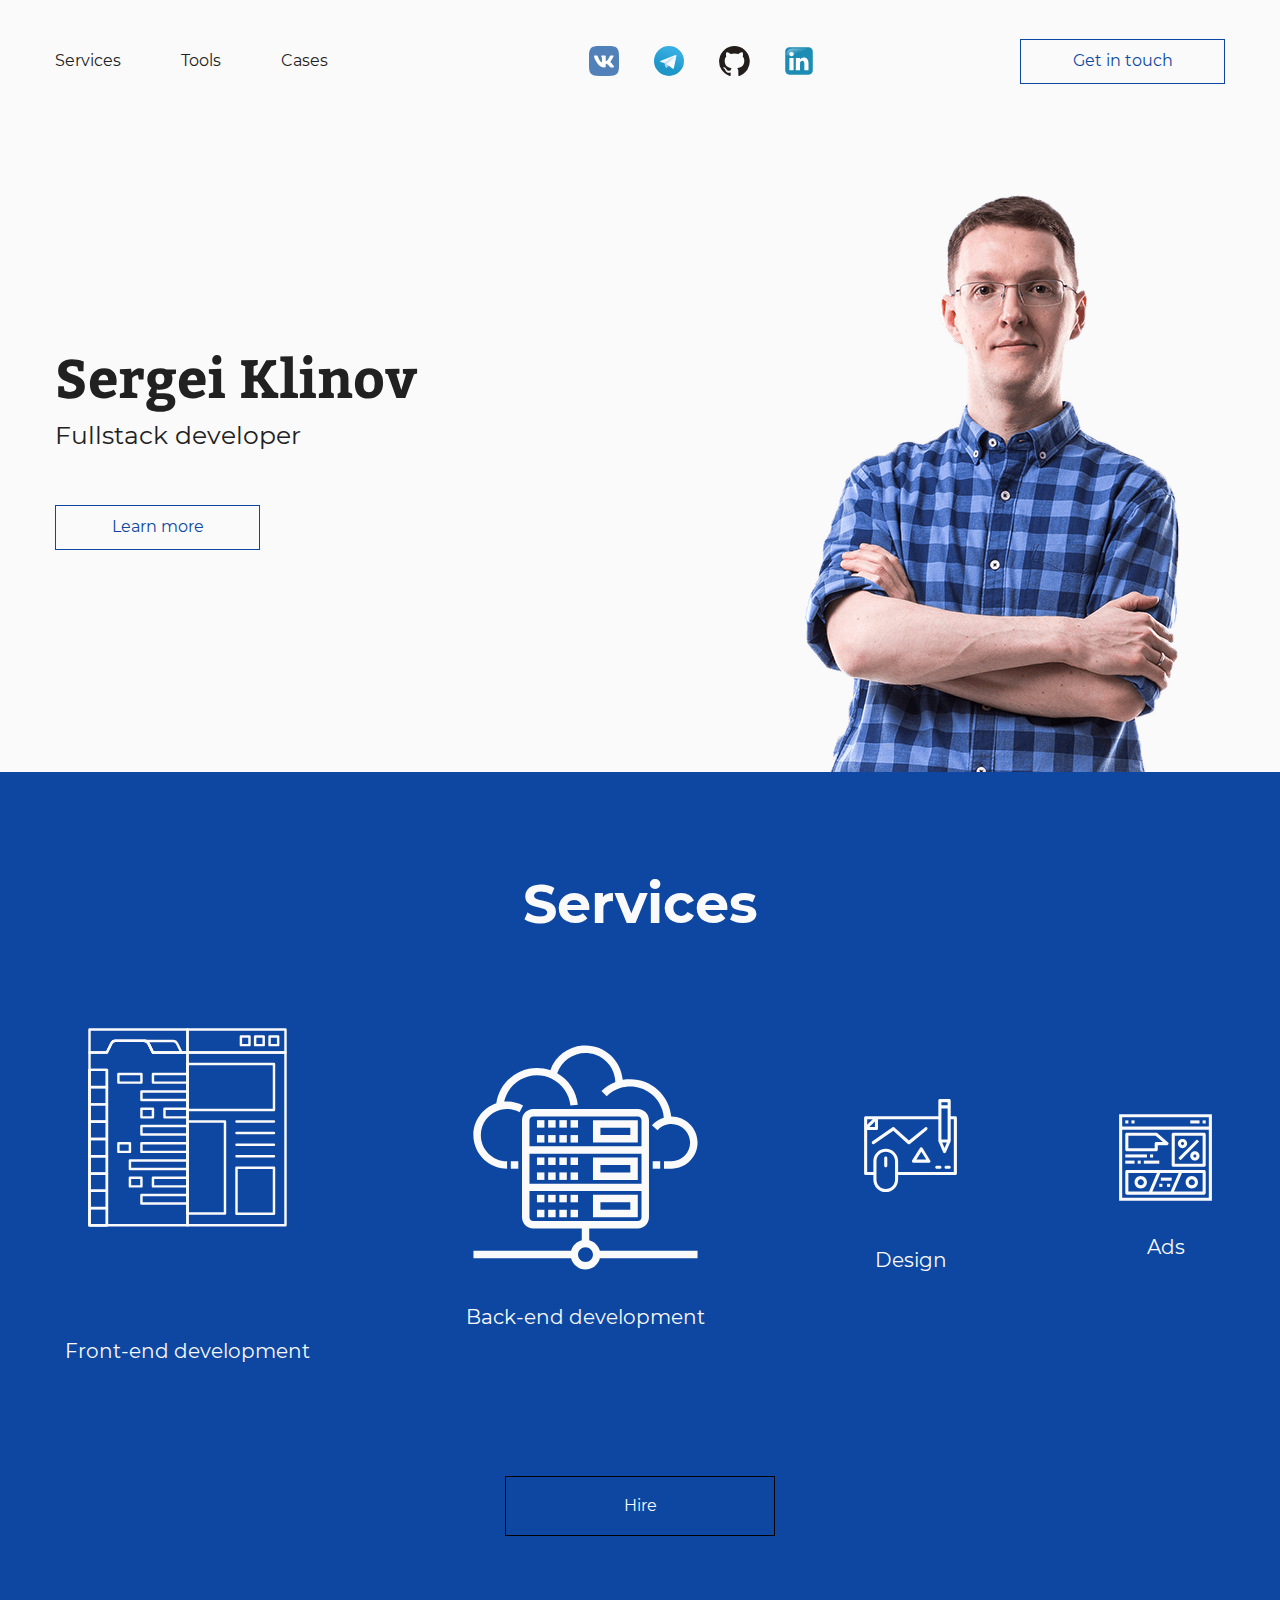
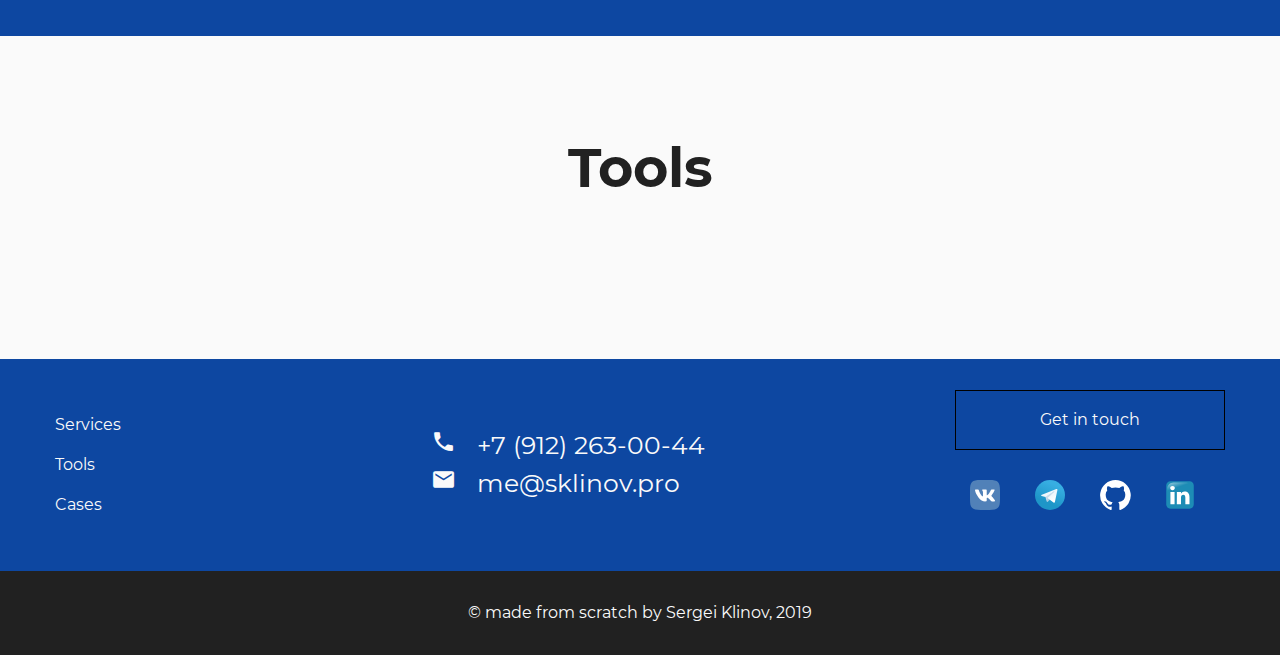
<file: index.html>
<!doctype html>
<html lang="en">
  <head>
    <meta charset="utf-8">
	<meta name="viewport" content="width=device-width, initial-scale=1.0">
	<link rel="icon" type="image/png" sizes="32x32" href="../images/favicon-32x32.png">
	<link rel="icon" type="image/png" sizes="16x16" href="../images/favicon-16x16.png">
	<link rel="stylesheet" type="text/css" href="lib/bootstrap.min.css">
	<link rel="stylesheet" type="text/css" href="styles/styles.css">
	<link rel="stylesheet" type="text/css" href="styles/tools.css">
	
<!-- Global site tag (gtag.js) - Google Analytics -->
<script async src="https://www.googletagmanager.com/gtag/js?id=UA-78159594-2"></script>
<script>
  window.dataLayer = window.dataLayer || [];
  function gtag(){dataLayer.push(arguments);}
  gtag('js', new Date());

  gtag('config', 'UA-78159594-2');
</script>


    <title>Sergei Klinov</title>
  </head>
  <body class="page">
    <header class="screen screen-white">
		<div class="screen__container screen__container-row screen__container-header">
			<menu class="menu" id="menu">
				<li class="menu__item"><a class="menu__item link" href="#services">Services</a></li>
				<li class="menu__item"><a class="menu__item link" href="#tools">Tools</a></li>
				<li class="menu__item"><a class="menu__item link" href="cases.html">Cases</a></li>
			</menu>
			<i class="menu__burger material-icons material-icons-gradient" id="menu__burger">
				<span class="menu__burger-burger" id="menu__burger-burger">menu</span>
				<span class="menu__burger-clear" id="menu__burger-clear">clear</span>
			</i>
			<!-- <div class="contact">+7 (912) 263-00-44</div> -->
			<div class="social">
					<a class="social__icon social__icon-vk" href="https://vk.com/id511972611"></a>
					<a class="social__icon social__icon-tg" href="https://t.me/sergeiklinov" ></a>
					<a class="social__icon social__icon-ghblack" href="https://github.com/sklinov"></a>
					<a class="social__icon social__icon-li" href="https://linkedin.com/in/sergei-klinov-1a7b4a182" ></a>
			</div>
			<button class="button button-transparent button-header call" id="order-call">Get in touch</button>
			<button class="button button-transparent button-round call" id="order-call-small"><i class="material-icons material-icons-gradient material-icons-button-round">call</i></button>
		</div>
	</header>
	<div class="screen screen-white" id="firstscreen">
		<div class="screen__container screen__container-row">
			<div class="title-container">
				<h1 class="h1">Sergei Klinov</h1>
				<div class="h1__subtitle">Fullstack developer</div>
				<button class="button button-transparent call" id="know-more">Learn more</button>
			</div>
			<img class="portrait" src="images/portrait.png" alt="Potrait">
		</div>
	<div class="screen screen-blue" id="services">
		<div class="screen__container screen__container-main">
			<h2 class="h2 h2-white">Services</h2>
			<div class="services">
				<div class="services__item">
					<img class="services__img" src="images/frontend.svg" alt="Верстка лендинг-страниц и сайтов любой сложности">
					<div class="services__caption">Front-end development</div>
				</div>
				<div class="services__item">
					<img class="services__img" src="images/backend.svg" alt="Адаптивная вёрстка под все браузеры и устройства">
					<div class="services__caption">Back-end development</div>
				</div>
				<div class="services__item">
					<img class="services__img" src="images/design.svg" alt="Frontend-разработка и программирование">
					<div class="services__caption">Design</div>
				</div>
				<div class="services__item">
					<img class="services__img" src="images/ads.svg" alt="Исправление и доработка существующей вёрстки">
					<div class="services__caption">Ads</div>
				</div>
			</div>
			<button class="button button-white call" id="know-price">Hire</button>
		</div>
	</div>
	<?php include "controller/tools.php";?>
	
	<div class="screen screen-white" id="tools">
		<div class="screen__container screen__container-main">
			<h2 class="h2">Tools</h2>
			<div class="card-columns" id="tools-deck">
				
			</div>
		</div>
	</div>

	<footer class="screen screen-blue">
			<div class="screen__container screen__container-row screen__container-footer screen__container-white">
				<div class="footer__block">
					<menu class="menu menu-footer">
						<li class="menu__item"><a class="menu__item link" href="#services">Services</a></li>
						<li class="menu__item"><a class="menu__item link" href="#tools">Tools</a></li>
						<li class="menu__item"><a class="menu__item link" href="cases.html">Cases</a></li>
					</menu>
				</div>
				<div class="footer__block">
					<a class="contact contact-footer" href="tel:+79122630044">
						<i class="material-icons material-icons-white">call</i>&nbsp;&nbsp;&nbsp;+7&nbsp;(912)&nbsp;263-00-44
					</a>
					<div class="contact contact-footer">
						<i class="material-icons material-icons-white">email</i>&nbsp;&nbsp;&nbsp;<a class="link" href="mailto:me@sklinov.pro">me@sklinov.pro</a>
					</div>
				</div>
				<div class="footer__block">
					<button class="button button-white call" id="order-call-footer">Get in touch</button>
					<div class="social">
						<a class="social__icon social__icon-vk" href="https://vk.com/id511972611"></a>
						<a class="social__icon social__icon-tg" href="https://t.me/sergeiklinov" ></a>
						<a class="social__icon social__icon-gh" href="https://github.com/sklinov"></a>
						<a class="social__icon social__icon-li" href="https://linkedin.com/in/sergei-klinov-1a7b4a182" ></a>
					</div>
				</div>
			</div>
		</footer>
		<div class="screen screen-dark">
			<div class="screen__container screen__container-white">
				© made from scratch by Sergei Klinov, 2019
			</div>
		</div>

		<div class="modal" id="modal-call">
			<div class="modal-container">
				<i class="material-icons material-icons-white modal__clear" id="modal__clear">
					clear
				</i>
				<h3 class="h3 h3-modal" id="modal-call-h3">Get it touch</h3>
				<form class="modal__form">
					<label for="name" class="modal__label">My name is:</label>
					<input type="text" id="name" class="modal__field" placeholder="My name" required="required">
					<label for="phone" class="modal__label">Phone:</label>
					<input type="tel" id="phone" class="modal__field" required="required">
					<label for="mail" class="modal__label" id="mail-label">E-mail:</label>
					<input type="email" id="mail" class="modal__field" placeholder="E-mail address">
					<input type="button" value="Get in touch" class="button button-white" id="order-call-button">
				</form>
				</div>
		</div>

		<div class="modal" id="modal-already">
				<div class="modal-container">
						<i class="material-icons material-icons-white modal__clear" id="modal__clear">
							clear
						</i>
						<h3 class="h3 h3-modal">Your message already received. Thank you!</h3>
					
					</div>
			</div>


	<script src="lib/jquery-3.3.1.min.js"></script>
	<script src="lib/jquery.maskedinput.js"></script>
	<script src="lib/popper.min.js"></script>
	<script src="lib/bootstrap.min.js"></script>
	<script src="script/index.js"></script>
	<script src="script/tools.js"></script>
  </body>
</html>
</file>
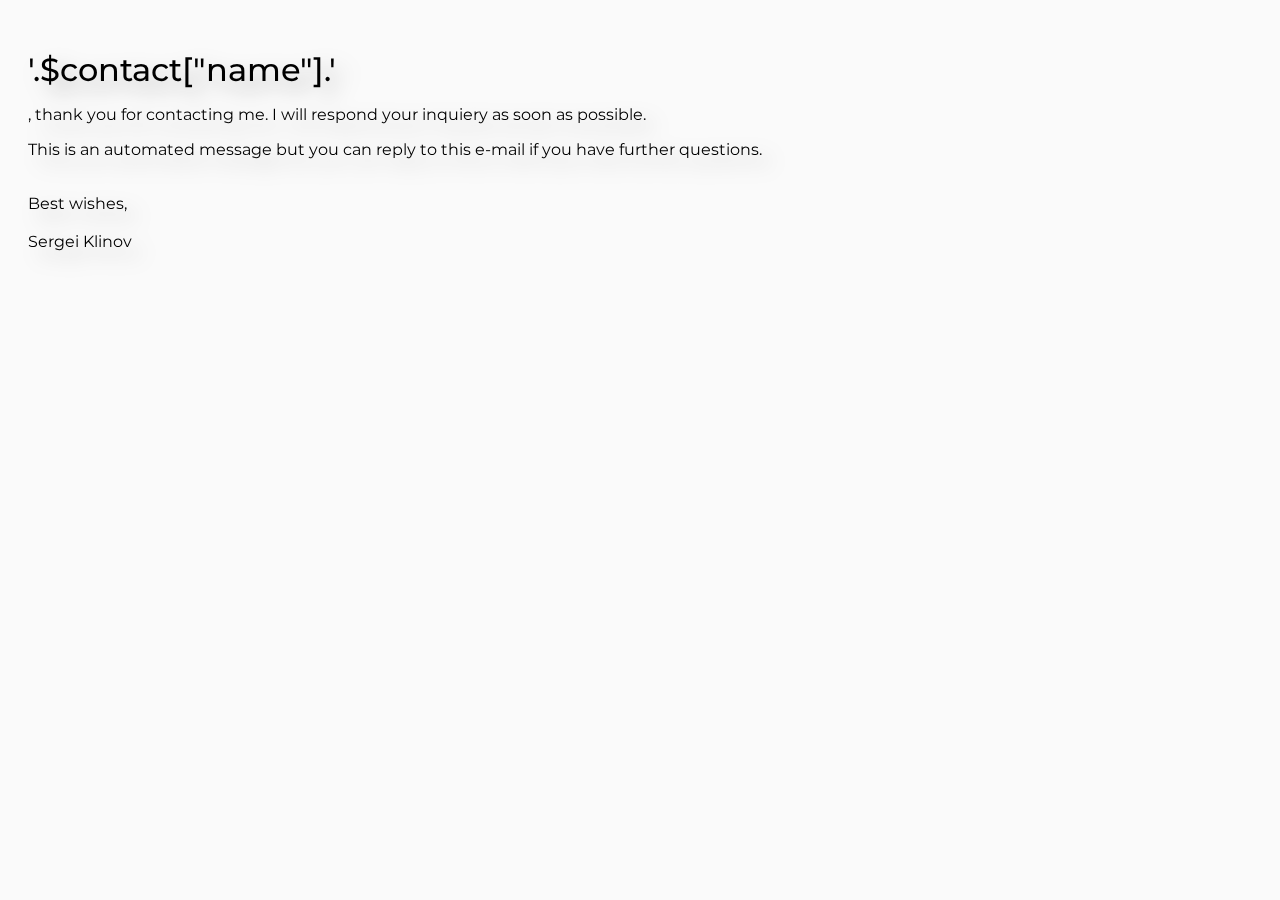
<file: templates/mail_template.html>
<html>
    <head>
        <link href="https://fonts.googleapis.com/css?family=Montserrat" rel="stylesheet">
        <style>
            body {
                font-family: 'Montserrat', sans-serif;
                background-color: #fafafa;
            }
            .msg__container {
                margin-top: 30px;
                margin-bottom: 30px;
                margin-left: auto;
                margin-right: auto;
                padding: 20px;
                filter: drop-shadow(10px 10px 10px #bdbdbd);
            }
            .msg__header {
                font-size: 2em;
                font-weight: 500;
            }
            .msg__text {
                font-size: 1em;
            }
            .msg__smalltext {
                font-size: 0.5em;
            }

        </style>
    </head>
<body>
    <div class="msg__container">
        <div class="msg__header">'.$contact["name"].'</div>    
        <div class="msg__text">
            <p>
                , thank you for contacting me. I will respond your inquiery as soon as possible. 
            </p>
            <p>
                This is an automated message but you can reply to this e-mail if you have further questions. 
            </p>
                <br>Best wishes, <br><br> Sergei Klinov
        </div>
    <div>
</body>
</html>
</file>
<file: styles/styles.css>
@import url("fonts.css");
@import url("buttons.css");
@import url("material-icons.css");
@import url("social.css");
@import url("modal.css");

:root {
	--black: #212121;
	--white: #fafafa; 
	--blue: #0d47a1;
	--ltblue: #1e88e5;
	--grey: #bdbdbd;
}


.page {
 	font-family: Montserrat, sans-serif;
 	font-size: 1em;
 	display: flex;
 	flex-direction: column;
 	flex-wrap: nowrap;
 	color: var(--black);
 	padding: 0px;
 	margin: 0px;
 	min-width: 320px;
}

.title {
	font-family: Bitter, sans-serif;
 	font-size: 3em;
 	font-weight: 700;
}


.screen {
	/*height: 768px;*/
	width: 100%;
}
	.screen-grey {
		background-color: var(--bg);
	}
	.screen-white {
		background-color: var(--white);
	}
	.screen-blue {
		background-color: var(--blue);
	}
	.screen-gradient {
		background: linear-gradient(180deg, var(--white),var(--grey));
	}
	.screen-dark {
		background-color: var(--black);
	}
	.screen-bg {
	background-image: url("../images/beautytime1.png");
	background-position: 100% 100%;
	background-size: contain;
	background-repeat: no-repeat;
	}	
	@media (max-width: 945px){
		.screen-bg {
			background-position: 100% 0%;
			background-size: 500px 335px;
		}
	}
.screen__container {
	max-width: 1170px;
	width: 100%;
	display: flex;
	flex-direction: column;
	flex-wrap: wrap;
	margin-left: auto;
	margin-right: auto;
	/*border: 1px solid black;*/
}
.screen__container-row {
	flex-direction: row;
}
.screen__container-header {
	align-items: center;
	justify-content: space-between;
	margin-top: 16px;
	margin-bottom: 16px;
	flex-wrap: nowrap;
}
.screen__container-main {
	align-items: center;
	justify-content: center;
	padding-top: 100px;
	padding-bottom: 100px;
}
.screen__container-white {
	color: var(--white);
	align-items: center;
	justify-content: center;
	padding-top: 30px;
	padding-bottom: 30px;
	white-space: nowrap;
}
.screen__container-narrow {
	max-width: 970px;
	padding-top: 30px;
	padding-bottom: 60px;
}
.screen__container-footer {
	align-items: center;
	justify-content: space-between;
	flex-wrap: wrap;
}

@media (max-width: 1024px) {
	.screen__container {
		max-width: 945px;
	}
} 

@media (max-width: 945px) {
	.screen__container {
		max-width: 455px;
	}
} 

@media (max-width: 455px) {
	.screen__container {
		max-width: 280px;
	}
	.screen__container-main {
		padding-top: 50px;
		padding-bottom: 50px;
	}
} 

.menu {
	display: inline-flex;
	padding-left: 0px; 
}
@media (max-width: 945px) {
	.menu {
		display: none;
	}
	.menu__burger {
		display: block;
	}
}

.menu__item {
	padding-right: 30px;
	list-style: none;
}

.menu__burger {
	display: none;
	font-size: 45px;
	cursor: pointer;
	z-index: 110; 
}
.menu__burger-burger {
	display: inline;
}
.menu__burger-clear {
	display: none;
}
@media (max-width: 945px) {
	.menu__burger {
		display: block;
	}
}
@media (max-width: 455px) {
	.menu__burger {
		font-size: 30px;
	}
}
.menu-popup {
	display: none;
	position: fixed;
	top:0;
	left: 0;
	width: 100%;
	height: 100%;
	background-color: white;
	opacity: 0.95;
	z-index: 100;
	color: black;
	font-size: 50px;
	line-height: 75px;
	margin-top: 0px;
	margin-bottom: 0px;
}
.menu-popup-shown {
	display: flex;
	flex-direction: column;
	justify-content: center;
	align-content: center;
	align-items: center;
}

.menu__item-popup {
	padding-right: 0px;
}

.menu-footer {
	display: flex;
	flex-direction: column;
	line-height: 40px;
	c
}


.link {
	text-decoration: none;
	color: currentColor;
}
.link:hover {
	cursor: pointer;
	text-decoration: underline;
	color: var(--ltblue);
}

.contact {
	font-size: 25px;
	white-space: nowrap;
	margin-left: auto;
	margin-right: 30px;
}
.contact-footer {
	margin: 0px;
	color: var(--subh);

}

@media (max-width: 1024px) {
	.contact {
		font-size: 25px;
	}
} 
@media (max-width: 945px) {
	.contact {
		font-size: 18px;
		margin-left: initial;
		margin-right: initial;
	}
} 
@media (max-width: 455px) {
	.contact {
		font-size: 18px;
	}
} 

.title-container {
	display: flex;
	flex-direction: column;
	justify-content: center;
	order: 2;
}
@media (max-width: 945px) {
	.title-container {
		align-items: center;
		text-align: center;
	}
}

.h1 {
	font-family: Bitter, serif;
	font-size: 80px;
	font-weight: 700;
}
.h1__subtitle {
	font-size: 25px;
	color: var(--subh);
	margin-bottom: 50px;
}

@media (max-width: 1280px) {
	.h1 {
		font-size: 54px;
	}
}
@media (max-width: 455px) {
	.h1 {
		font-size: 30px;
	}
}

.h2 {
	font-size: 54px;
	font-weight: 700;
	padding-bottom: 50px;
	text-align: center;
}
.h2-white {
	color: var(--white);
}

@media (max-width: 455px) {
	.h2 {
		font-size: 30px;
	}
}

.h3 {
	font-size: 45px;
	font-weight: 700;
	padding-bottom: 50px;
	text-align: center;
}
@media (max-width: 455px) {
	.h3 {
		font-size: 30px;
	}
}

.portrait {
	margin-left: auto;
	margin-right: -50px;
	order: 3;
}
@media (max-width: 1280px) {
	.portrait {
		margin-right: 0px;
	}
}
@media (max-width: 945px) {
	.portrait {
		order: 1;
		width: 224px;
		height: 334px;
	}
}

.services {
	display: flex;
	flex-direction: row;
	flex-wrap: wrap;
	justify-content: space-between;
	width: 100%;
	padding-bottom: 100px;
	align-items: center;
	align-content: center;
	color: var(--white);
}
@media (max-width: 1024px) {
	.services {
	justify-content: center;
	}
}
.services__item {
	display: flex;
	flex-direction: column;
	align-items: center;
	text-align: center;
	max-width: 270px;
	padding: 10px;
	/*border: 1px solid red;*/
}
@media (max-width: 1024px){
	.services__item {
		padding-left: 30px;
		padding-right: 30px;
	}
}
.services__img {
	max-width: fit-content;
	padding-bottom: 25px;
	min-width: 99px;
}
.services__caption {
	font-size: 20px;
	color: var(--subh);
}
@media (max-width: 1024px) {
	.services__caption {
		font-size: 16px;
	}
}
</file>
<file: styles/tools.css>
.tools-deck {

}
.tool__imgcontainer {
    margin: 20px auto 0px auto;
    width: 100px;
    height: 100px;
    display: flex;
}
.tool__img {
    max-width: 100px;
    max-height: 100px;
    align-self: center;
}
</file>
